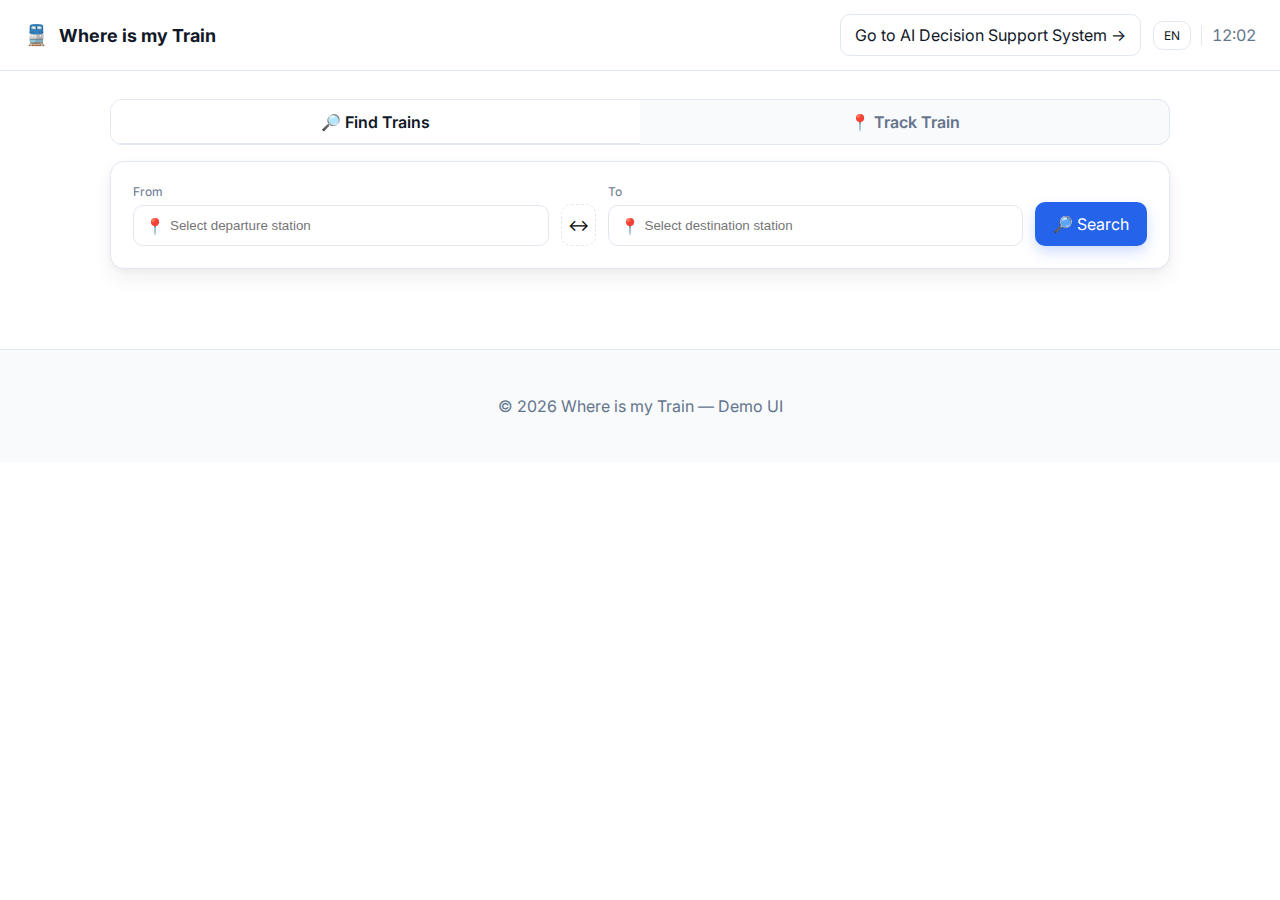
<file: train-site/index.html>
<!doctype html>
<html lang="en">
<head>
  <meta charset="utf-8" />
  <meta name="viewport" content="width=device-width, initial-scale=1" />
  <title>Where is my Train – Finder</title>
  <link rel="preconnect" href="https://fonts.googleapis.com">
  <link rel="preconnect" href="https://fonts.gstatic.com" crossorigin>
  <link href="https://fonts.googleapis.com/css2?family=Inter:wght@400;500;600;700&display=swap" rel="stylesheet">
  <link rel="stylesheet" href="assets/styles.css" />
  <link rel="icon" href="assets/train.svg" />
</head>
<body>
  <header class="app-header">
    <div class="brand">
      <span class="brand-icon" aria-hidden>🚆</span>
      <a class="brand-name" href="./">Where is my Train</a>
    </div>

    <div class="header-actions">
      <a class="ghost-button" href="dss.html">Go to AI Decision Support System →</a>
      <div class="langs-clock">
        <button class="ghost-button sm" id="langBtn" aria-label="language">EN</button>
        <span class="divider"></span>
        <time id="clock" class="clock">--:--</time>
      </div>
    </div>
  </header>

  <main class="page find-page">
    <nav class="toggle-nav" role="tablist" aria-label="Primary">
      <button class="tab active" data-tab="find" aria-selected="true" role="tab">🔎 Find Trains</button>
      <button class="tab" data-tab="track" role="tab" aria-selected="false">📍 Track Train</button>
    </nav>

    <section class="card search-card" id="findTab" role="tabpanel" aria-labelledby="find">
      <form id="findForm" class="search-form" autocomplete="off">
        <div class="field from">
          <label for="fromStation">From</label>
          <div class="input with-icon">
            <span class="icon" aria-hidden>📍</span>
            <input id="fromStation" name="from" placeholder="Select departure station" required />
          </div>
        </div>
        <button type="button" class="swap" id="swapBtn" title="Swap">↔</button>
        <div class="field to">
          <label for="toStation">To</label>
          <div class="input with-icon">
            <span class="icon" aria-hidden>📍</span>
            <input id="toStation" name="to" placeholder="Select destination station" required />
          </div>
        </div>
        <button type="submit" class="primary">🔎 Search</button>
      </form>

      <div id="results" class="results" hidden></div>
    </section>

    <section class="card track-card hidden" id="trackTab" role="tabpanel" aria-labelledby="track">
      <form id="trackForm" class="track-form">
        <div class="field grow">
          <label for="trainNumber">Train Number</label>
          <input id="trainNumber" placeholder="e.g., 12345" required />
        </div>
        <button type="submit" class="primary">Track</button>
      </form>
      <div id="trackResult" class="results" hidden></div>
    </section>
  </main>

  <footer class="app-footer">
    <p>© <span id="year"></span> Where is my Train — Demo UI</p>
  </footer>

  <script src="assets/app.js" defer></script>
</body>
</html>
</file>
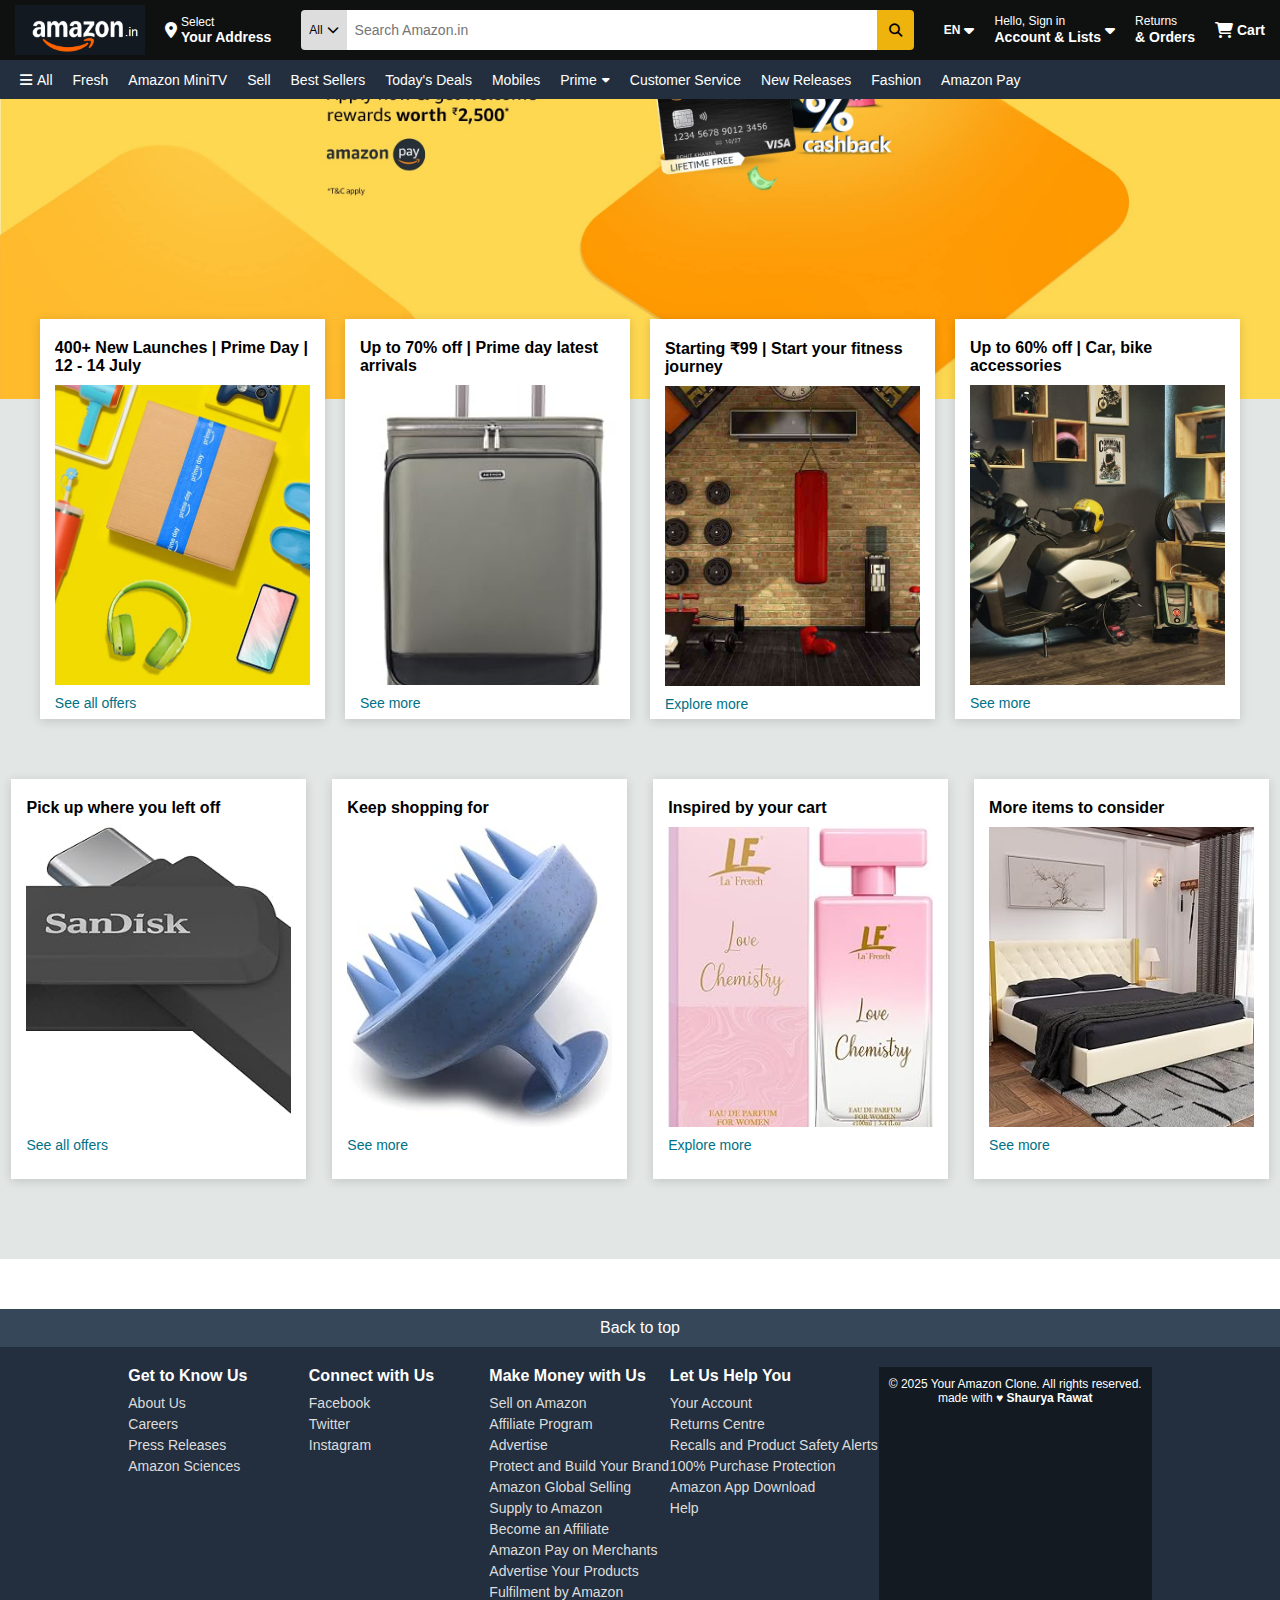
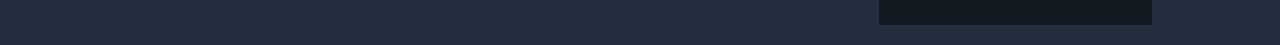
<file: amazon.html>
<!DOCTYPE html>
<html lang="en">
<head>
  <meta charset="UTF-8" />
  <meta name="viewport" content="width=device-width, initial-scale=1.0" />
  <title>Online Shopping site in India - Amazon.in</title>
  <link rel="stylesheet" href="https://cdnjs.cloudflare.com/ajax/libs/font-awesome/6.7.2/css/all.min.css" crossorigin="anonymous" />
  <link rel="stylesheet" href="style1.css" />
</head>
<body>
  <div id="navbar">
    <div id="alogo"></div>
    <div id="location">
      <i class="fas fa-map-marker-alt"></i>
      <p>Select<br><strong style="font-size: 14px;">Your Address</strong></p>
    </div>
    <div id="searchbar">
      <div id="one" class="all">All <i class="fas fa-chevron-down"></i></div>
      <div id="two"><input type="text" placeholder="Search Amazon.in" /></div>
      <div id="three"><button><i class="fas fa-search"></i></button></div>
    </div>
    <div id="lang">
      <span class="lang-text"><p><strong style="color: white;">EN</strong></p></span>
      <i class="fa-solid fa-caret-down"></i>
    </div>
    <div id="account">
      <p>Hello, Sign in<br><strong style="font-size: 14px;">Account & Lists</strong></p>
      <i class="fa-solid fa-caret-down"></i>
    </div>
    <div id="returns">
      <p>Returns<br><strong style="font-size: 14px;">& Orders</strong></p>
    </div>
    <div id="cart">
      <i class="fas fa-shopping-cart"></i>
      <span><strong style="font-size: 14px;">Cart</strong></span>
    </div>
  </div>

  <div id="bar">
    <div class="bar-item"><i class="fa-solid fa-bars"></i> All</div>
    <div class="bar-item">Fresh</div>
    <div class="bar-item">Amazon MiniTV</div>
    <div class="bar-item">Sell</div>
    <div class="bar-item">Best Sellers</div>
    <div class="bar-item">Today's Deals</div>
    <div class="bar-item">Mobiles</div>
    <div class="bar-item" id="prime">Prime <i class="fa-solid fa-caret-down"></i></div>
    <div class="bar-item">Customer Service</div>
    <div class="bar-item">New Releases</div>
    <div class="bar-item">Fashion</div>
    <div class="bar-item">Amazon Pay</div>
  </div>

  <div class="main-container">
    <div class="banner"></div>

    <div class="shopping-list">
      <div class="box">
        <h2>400+ New Launches | Prime Day | 12 - 14 July</h2>
        <div class="box-img" style="background-image: url('i1.jpg');"></div>
        <p>See all offers</p>
      </div>
      <div class="box">
        <h2>Up to 70% off | Prime day latest arrivals</h2>
        <div class="box-img" style="background-image: url('i2.jpg');"></div>
        <p>See more</p>
      </div>
      <div class="box">
        <h2>Starting ₹99 | Start your fitness journey</h2>
        <div class="box-img" style="background-image: url('i3.jpg');"></div>
        <p>Explore more</p>
      </div>
      <div class="box">
        <h2>Up to 60% off | Car, bike accessories</h2>
        <div class="box-img" style="background-image: url('i4.jpg');"></div>
        <p>See more</p>
      </div>
    </div>

    <div class="shopping-list2">
      <div class="box">
        <h2>Pick up where you left off</h2>
        <div class="box-img" style="background-image: url('i5.jpg');"></div>
        <p>See all offers</p>
      </div>
      <div class="box">
        <h2>Keep shopping for</h2>
        <div class="box-img" style="background-image: url('i6.jpg');"></div>
        <p>See more</p>
      </div>
      <div class="box">
        <h2>Inspired by your cart</h2>
        <div class="box-img" style="background-image: url('i7.jpg');"></div>
        <p>Explore more</p>
      </div>
      <div class="box">
        <h2>More items to consider</h2>
        <div class="box-img" style="background-image: url('i8.jpg');"></div>
        <p>See more</p>
      </div>
    </div>
  </div>

  <footer>
    <div class="footer-top">
      <p>Back to top</p>
    </div>

    <div class="footer-columns">
      <div class="column">
        <h4>Get to Know Us</h4>
        <a href="#">About Us</a>
        <a href="#">Careers</a>
        <a href="#">Press Releases</a>
        <a href="#">Amazon Sciences</a>
      </div>
      <div class="column">
        <h4>Connect with Us</h4>
        <a href="#">Facebook</a>
        <a href="#">Twitter</a>
        <a href="#">Instagram</a>
      </div>
      <div class="column">
        <h4>Make Money with Us</h4>
        <a href="#">Sell on Amazon</a>
        <a href="#">Affiliate Program</a>
        <a href="#">Advertise</a>
        <a href="#">Protect and Build Your Brand</a>
        <a href="#">Amazon Global Selling</a>
        <a href="#">Supply to Amazon</a>
        <a href="#">Become an Affiliate</a>
        <a href="#">Amazon Pay on Merchants</a>
        <a href="#">Advertise Your Products</a>
        <a href="#">Fulfilment by Amazon</a>
      </div>
      <div class="column">
        <h4>Let Us Help You</h4>
        <a href="#">Your Account</a>
        <a href="#">Returns Centre</a>
        <a href="#">Recalls and Product Safety Alerts</a>
        <a href="#">100% Purchase Protection</a>
        <a href="#">Amazon App Download</a>
        <a href="#">Help</a>
    </div>
    <br />

    <div class="footer-bottom">
        <p>&copy; 2025 Your Amazon Clone. All rights reserved.</p>
        <p>made with &hearts; <strong>Shaurya Rawat</strong></p>
    </div>
  </footer>
</body>
</html>
</file>
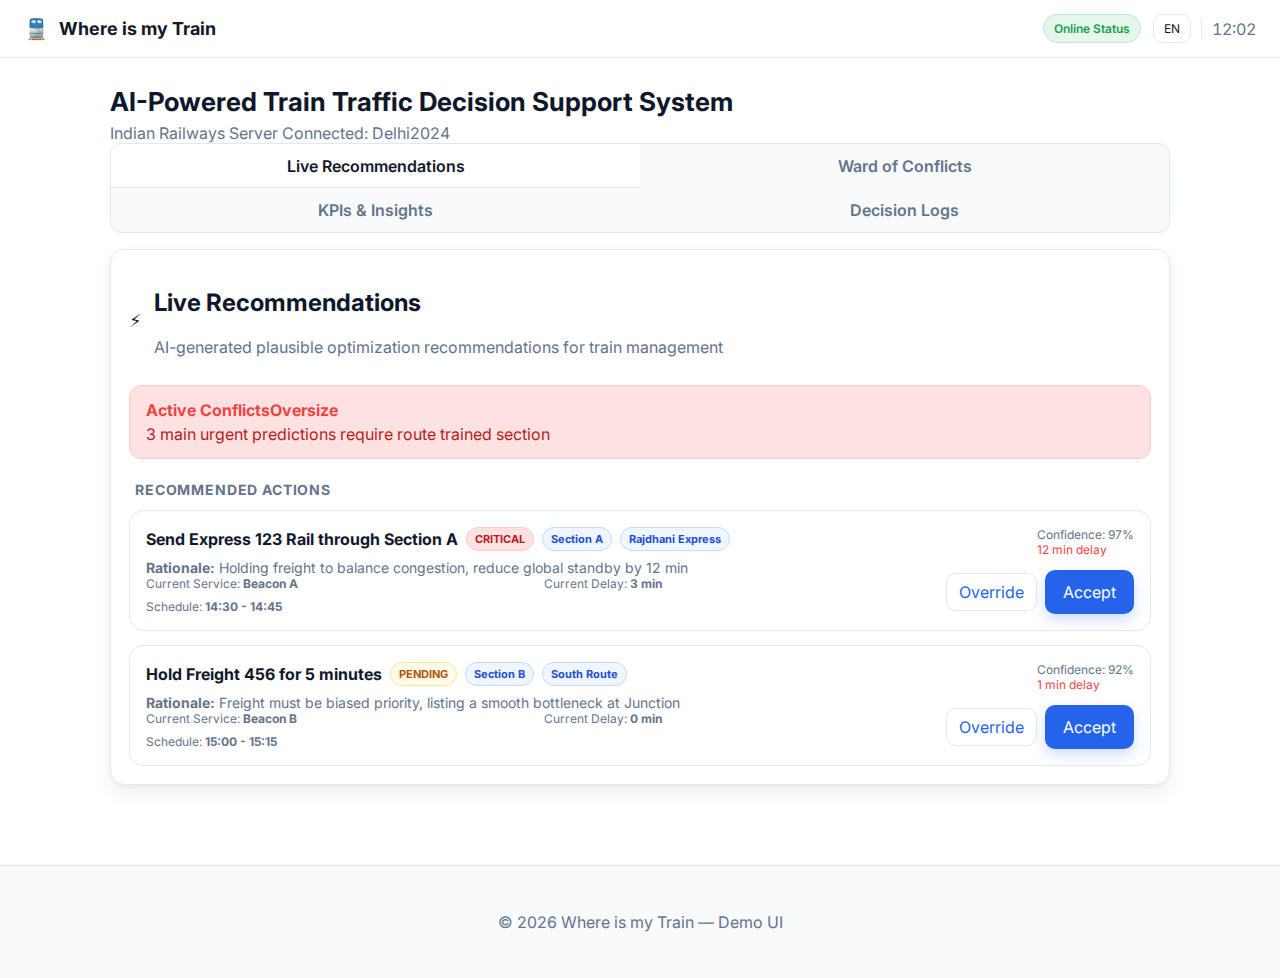
<file: train-site/dss.html>
<!doctype html>
<html lang="en">
<head>
  <meta charset="utf-8" />
  <meta name="viewport" content="width=device-width, initial-scale=1" />
  <title>AI-Powered Train Traffic DSS</title>
  <link rel="preconnect" href="https://fonts.googleapis.com">
  <link rel="preconnect" href="https://fonts.gstatic.com" crossorigin>
  <link href="https://fonts.googleapis.com/css2?family=Inter:wght@400;500;600;700&display=swap" rel="stylesheet">
  <link rel="stylesheet" href="assets/styles.css" />
  <link rel="icon" href="assets/train.svg" />
</head>
<body>
  <header class="app-header">
    <div class="brand">
      <span class="brand-icon" aria-hidden>🚆</span>
      <a class="brand-name" href="index.html">Where is my Train</a>
    </div>
    <div class="header-actions">
      <span class="status-pill success">Online Status</span>
      <div class="langs-clock">
        <button class="ghost-button sm" id="langBtn" aria-label="language">EN</button>
        <span class="divider"></span>
        <time id="clock" class="clock">--:--</time>
      </div>
    </div>
  </header>

  <main class="page dss-page">
    <header class="page-title">
      <h1>AI-Powered Train Traffic Decision Support System</h1>
      <p class="sub">Indian Railways Server Connected: Delhi2024</p>
    </header>

    <nav class="toggle-nav" role="tablist">
      <button class="tab active" data-tab="live">Live Recommendations</button>
      <button class="tab" data-tab="conflicts">Ward of Conflicts</button>
      <button class="tab" data-tab="insights">KPIs & Insights</button>
      <button class="tab" data-tab="logs">Decision Logs</button>
    </nav>

    <section class="card" id="liveTab">
      <div class="card-header with-icon">
        <span class="icon">⚡</span>
        <div>
          <h2>Live Recommendations</h2>
          <p class="muted">AI-generated plausible optimization recommendations for train management</p>
        </div>
      </div>

      <div class="alert danger">
        <div class="alert-title">Active ConflictsOversize</div>
        <div class="alert-body">3 main urgent predictions require route trained section</div>
      </div>

      <h3 class="section-title">Recommended Actions</h3>

      <div class="recommendations" id="recommendations"></div>
    </section>

    <section class="card hidden" id="conflictsTab">
      <h2>Ward of Conflicts</h2>
      <p class="muted">No conflicts at the moment.</p>
    </section>

    <section class="card hidden" id="insightsTab">
      <h2>KPIs & Insights</h2>
      <div class="grid kpis">
        <div class="kpi">
          <div class="kpi-value">97%</div>
          <div class="kpi-label">On-Time Confidence</div>
        </div>
        <div class="kpi">
          <div class="kpi-value">12m</div>
          <div class="kpi-label">Potential Delay Saved</div>
        </div>
        <div class="kpi">
          <div class="kpi-value">152</div>
          <div class="kpi-label">Trains Active</div>
        </div>
      </div>
    </section>

    <section class="card hidden" id="logsTab">
      <h2>Decision Logs</h2>
      <ul class="logs" id="logs"></ul>
    </section>
  </main>

  <footer class="app-footer">
    <p>© <span id="year"></span> Where is my Train — Demo UI</p>
  </footer>

  <script src="assets/app.js" defer></script>
</body>
</html>
</file>
<file: train-site/assets/styles.css>
/*
  Where is my Train – Demo Frontend
  Light theme, responsive, pixel-polished to match the screenshots.
*/
:root {
  --bg: #ffffff;
  --fg: #0f172a; /* slate-900 */
  --muted: #64748b; /* slate-500 */
  --panel: #f8fafc; /* slate-50 */
  --card: #ffffff;
  --border: #e2e8f0; /* slate-200 */
  --primary: #2563eb;
  --primary-600: #1d4ed8;
  --accent: #111827;
  --danger: #fee2e2;
  --danger-b: #ef4444;
  --success: #e7f6ec;
  --success-b: #16a34a;
  --warning: #fff7ed;
  --warning-b: #f59e0b;
  --shadow: 0 10px 20px rgba(2, 6, 23, .06), 0 2px 6px rgba(2, 6, 23, .04);
  --radius: 14px;
}

* { box-sizing: border-box; }
html, body { height: 100%; }
body {
  margin: 0;
  font-family: Inter, ui-sans-serif, system-ui, -apple-system, Segoe UI, Roboto, Helvetica, Arial, "Apple Color Emoji", "Segoe UI Emoji";
  background: var(--bg);
  color: var(--fg);
  -webkit-font-smoothing: antialiased; -moz-osx-font-smoothing: grayscale;
}

/* Header */
.app-header {
  position: sticky; top: 0; z-index: 20;
  background: var(--bg);
  border-bottom: 1px solid var(--border);
  display: grid; grid-template-columns: 1fr auto; align-items: center;
  gap: 12px; padding: 14px 24px;
}
.brand { display: inline-flex; align-items: center; gap: 10px; font-weight: 700; }
.brand-icon { font-size: 20px; }
.brand-name { color: var(--accent); text-decoration: none; font-size: 18px; }
.header-actions { display: flex; align-items: center; gap: 12px; }
.langs-clock { display: inline-flex; align-items: center; gap: 10px; }
.clock { font-variant-numeric: tabular-nums; color: var(--muted); }
.divider { width: 1px; height: 20px; background: var(--border); display: inline-block; }

/* Buttons */
button, .button { font: inherit; }
.ghost-button {
  padding: 10px 14px; border: 1px solid var(--border); border-radius: 10px; background: #fff;
  color: var(--accent); text-decoration: none; cursor: pointer; transition: .2s ease;
}
.ghost-button:hover { background: var(--panel); }
.ghost-button.sm{ padding: 6px 10px; font-size: 12px; }
.primary {
  background: var(--primary); border: none; color: #fff; border-radius: 10px; padding: 12px 18px; cursor: pointer;
  box-shadow: 0 6px 14px rgba(37, 99, 235, .22);
}
.primary:hover { background: var(--primary-600); }
.status-pill { padding: 6px 10px; border-radius: 999px; font-weight: 600; font-size: 12px; }
.status-pill.success { background: var(--success); color: var(--success-b); border: 1px solid #bbecd0; }

/* Layout */
.page { max-width: 1100px; margin: 28px auto 80px; padding: 0 20px; }
.page-title h1 { margin: 0 0 6px; font-size: 26px; }
.page-title .sub { margin: 0; color: var(--muted); }

.card {
  background: var(--card); border: 1px solid var(--border); border-radius: var(--radius);
  box-shadow: var(--shadow); padding: 18px; margin-top: 16px;
}
.card-header.with-icon { display: flex; gap: 12px; align-items: center; }
.card-header .icon { font-size: 18px; }
.section-title { margin: 22px 6px 10px; font-size: 14px; color: var(--muted); text-transform: uppercase; letter-spacing: .06em; }

.alert { border-radius: 12px; padding: 14px 16px; border: 1px solid; margin: 12px 0; }
.alert.danger { background: var(--danger); border-color: #fecaca; color: var(--danger-b); }
.alert .alert-title { font-weight: 700; margin-bottom: 4px; }
.alert .alert-body { color: #b91c1c; }

/* Toggle nav */
.toggle-nav { display: grid; grid-template-columns: repeat(2, minmax(0,1fr)); background: var(--panel); border: 1px solid var(--border); border-radius: 12px; overflow: hidden; }
.toggle-nav .tab { background: transparent; border: none; padding: 12px 10px; font-weight: 600; cursor: pointer; color: var(--muted); }
.toggle-nav .tab.active { background: #fff; color: var(--accent); box-shadow: inset 0 -1px 0 var(--border); }

/* Forms */
.search-card { padding: 22px; }
.search-form { display: grid; grid-template-columns: 1fr auto 1fr auto; gap: 12px; align-items: end; }
.field label { display: block; font-size: 12px; color: var(--muted); margin-bottom: 6px; }
.input { position: relative; }
.input.with-icon .icon { position: absolute; left: 12px; top: 50%; transform: translateY(-50%); }
.input.with-icon input { padding-left: 36px; }
.input input {
  width: 100%; background: #fff; border: 1px solid var(--border); border-radius: 10px; padding: 12px 12px; outline: none;
}
.swap { border: 1px dashed var(--border); background: #fff; border-radius: 10px; height: 42px; align-self: end; cursor: pointer; }

/* Track */
.track-form { display: grid; grid-template-columns: 1fr auto; gap: 12px; align-items: end; }
.field.grow input { width: 100%; }

/* Recommendation cards */
.recommendations { display: grid; gap: 14px; margin-top: 12px; }
.rec-card {
  border: 1px solid var(--border); border-radius: 14px; padding: 16px; background: #fff; display: grid; grid-template-columns: 1fr auto; gap: 12px;
}
.rec-header { display: flex; gap: 8px; align-items: center; font-weight: 700; }
.badge { font-size: 11px; padding: 4px 8px; border-radius: 999px; font-weight: 700; }
.badge.critical { background: #fee2e2; color: #b91c1c; border: 1px solid #fecaca; }
.badge.pending { background: #fffbeb; color: #b45309; border: 1px solid #fde68a; }
.badge.tag { background: #eff6ff; color: #1d4ed8; border: 1px solid #bfdbfe; }

.rec-body { color: var(--muted); font-size: 14px; margin-top: 8px; }
.rec-meta { display: grid; grid-template-columns: 1fr 1fr; gap: 8px; color: var(--muted); font-size: 12px; }
.rec-actions { display: flex; gap: 8px; align-items: center; }
.rec-right { display: grid; gap: 10px; align-content: space-between; justify-items: end; }
.confidence { color: var(--muted); font-size: 12px; }
.link { color: var(--primary); background: transparent; border: 1px solid var(--border); padding: 8px 12px; border-radius: 10px; cursor: pointer; }

/* KPIs */
.grid.kpis { display: grid; grid-template-columns: repeat(3, 1fr); gap: 12px; }
.kpi { border: 1px solid var(--border); border-radius: 12px; padding: 16px; text-align: center; }
.kpi-value { font-size: 28px; font-weight: 800; }
.kpi-label { color: var(--muted); font-size: 12px; }

/* Logs */
.logs { list-style: none; padding-left: 0; margin: 0; }
.logs li { border-bottom: 1px dashed var(--border); padding: 10px 0; color: var(--muted); }

/* Footer */
.app-footer { text-align: center; color: var(--muted); padding: 30px 0; border-top: 1px solid var(--border); background: var(--panel); }

/* Utilities */
.hidden { display: none !important; }
.muted { color: var(--muted); }

/* Responsive */
@media (max-width: 900px) {
  .search-form { grid-template-columns: 1fr 1fr; }
  .swap { display: none; }
}
@media (max-width: 640px) {
  .page { margin-top: 16px; }
  .toggle-nav { grid-template-columns: 1fr 1fr; }
  .search-form { grid-template-columns: 1fr; }
  .track-form { grid-template-columns: 1fr; }
  .grid.kpis { grid-template-columns: 1fr; }
  .rec-card { grid-template-columns: 1fr; }
  .rec-right { justify-items: start; }
}
</file>
<file: style1.css>
* {
  margin: 0;
  padding: 0;
  box-sizing: border-box;
  font-family: Arial, sans-serif;
}
body{
  margin: 0;
  padding: 0;
}


#navbar {
  background-color: #0f1111;
  height: 60px;
  color: white;
  display: flex;
  align-items: center;
  padding: 0 15px;
  gap: 20px;
}

#alogo {
  background-image: url('amazon.png');
  height: 50px;
  width: 130px;
  background-size: cover;
  cursor: pointer;
}

#location,
#account,
#returns,
#cart,
#lang,
.all {
  display: flex;
  align-items: center;
  gap: 4px;
  cursor: pointer;
  font-size: 12px;
}

#location i,
#cart i,
#lang i,
#account i {
  font-size: 16px;
}

#prime i {
  font-size: 12px;
}

#account p,
#returns p,
#cart span {
  font-size: 12px;
  color: white;
  line-height: 1.2;
}

#searchbar {
  display: flex;
  align-items: center;
  flex-grow: 1;
  margin: 0 10px;
}

#searchbar:hover {
  border: 2px solid #f8bd19;
  border-top-left-radius: 6px;
  border-bottom-left-radius: 6px;
  border-top-right-radius: 6px;
  border-bottom-right-radius: 6px;
}

#one {
  background-color: #ddd;
  padding: 8px;
  border-top-left-radius: 4px;
  border-bottom-left-radius: 4px;
  font-size: 12px;
  cursor: pointer;
  color: black;
  height: 40px;
}

#two {
  flex-grow: 1;
}

#two input {
  padding: 8px;
  width: 100%;
  border: none;
  outline: none;
  font-size: 14px;
  height: 40px;
}

#three button {
  padding: 8px 12px;
  border: none;
  background-color: #efb30d;
  border-top-right-radius: 4px;
  border-bottom-right-radius: 4px;
  cursor: pointer;
  height: 40px;
}

a {
  text-decoration: none;
  color: white;
}

.lang-text {
  font-size: 12px;
  font-weight: 500;
  color: #111;
}


#bar {
  display: flex;
  align-items: center;
  gap: 20px;
  padding: 0 20px;
  height: 39px;
  background-color: #232f3e;
  color: white;
  font-size: 14px;
  flex-wrap: wrap;
}

#bar .bar-item {
  display: flex;
  align-items: center;
  gap: 5px;
  cursor: pointer;
}

.banner {
  position: relative;
  height: 300px;
  background-image: url('a3.jpg');
  background-size: cover;
  background-position: center;
  background-repeat: no-repeat;
  padding: 0px;
  margin-top: 0px; 
}


.main-container {
  background-color: #e2e7e6;
  padding-bottom: 40px;
}

.shopping-list {
  display: flex;
  justify-content: space-evenly;
  flex-wrap: wrap;
  padding: 20px;
  background-color: transparent;
  margin-top: -100px;
  position: relative;
  z-index: 2;
}


.shopping-list2 {
  display: flex;
  justify-content: space-evenly;
  flex-wrap: wrap;
  background-color: #e2e7e6;
  padding: 20px 0;
  gap: 15px;
  position: relative;
  z-index: 1;
}


.box {
  background-color: white;
  width: 23%;
  height: 400px;
  padding: 20px 15px;
  box-sizing: border-box;
  margin-bottom: 20px;
  box-shadow: 0 2px 10px rgba(0, 0, 0, 0.15);
}

.box h2 {
  font-size: 16px;
  margin-bottom: 10px;
}

.box-img {
  height: 300px;
  width: 100%;
  background-size: cover;
  background-position: center;
  background-repeat: no-repeat;
  margin-bottom: 10px;
}

.shopping-list p,
.shopping-list2 p {
  font-size: 14px;
  color: #007185;
  cursor: pointer;
  transition: text-decoration 0.2s ease;
}

.shopping-list p:hover,
.shopping-list2 p:hover {
  text-decoration: underline;
}

@media (max-width: 768px) {
  .box {
    width: 48%;
  }
}

@media (max-width: 480px) {
  .box {
    width: 100%;
  }
}
footer {
  color: white;
  padding-top: 20px;
  margin-top: 30px;
  font-family: Arial, sans-serif;
}

.footer-top {
  text-align: center;
  padding: 10px;
  background-color: #37475a;
  cursor: pointer;
}

.footer-columns {
  display: flex;
  justify-content: space-around;
  flex-wrap: wrap;
  padding: 20px 10%;
  
  background-color: #232f3e;
}

.column {
  min-width: 180px;
  margin-bottom: 20px;
}

.column h4 {
  font-size: 16px;
  margin-bottom: 10px;
}

.column a {
  display: block;
  color: #ddd;
  margin-bottom: 5px;
  font-size: 14px;
  text-decoration: none;
}

.column a:hover {
  text-decoration: underline;
}

.footer-logo {
  text-align: center;
  margin: 20px 0;
}

.footer-logo img {
  width: 120px;
  height: auto;
}

.footer-bottom {
  text-align: center;
  padding: 10px;
  font-size: 12px;
  background-color: #131a22;
}
</file>
